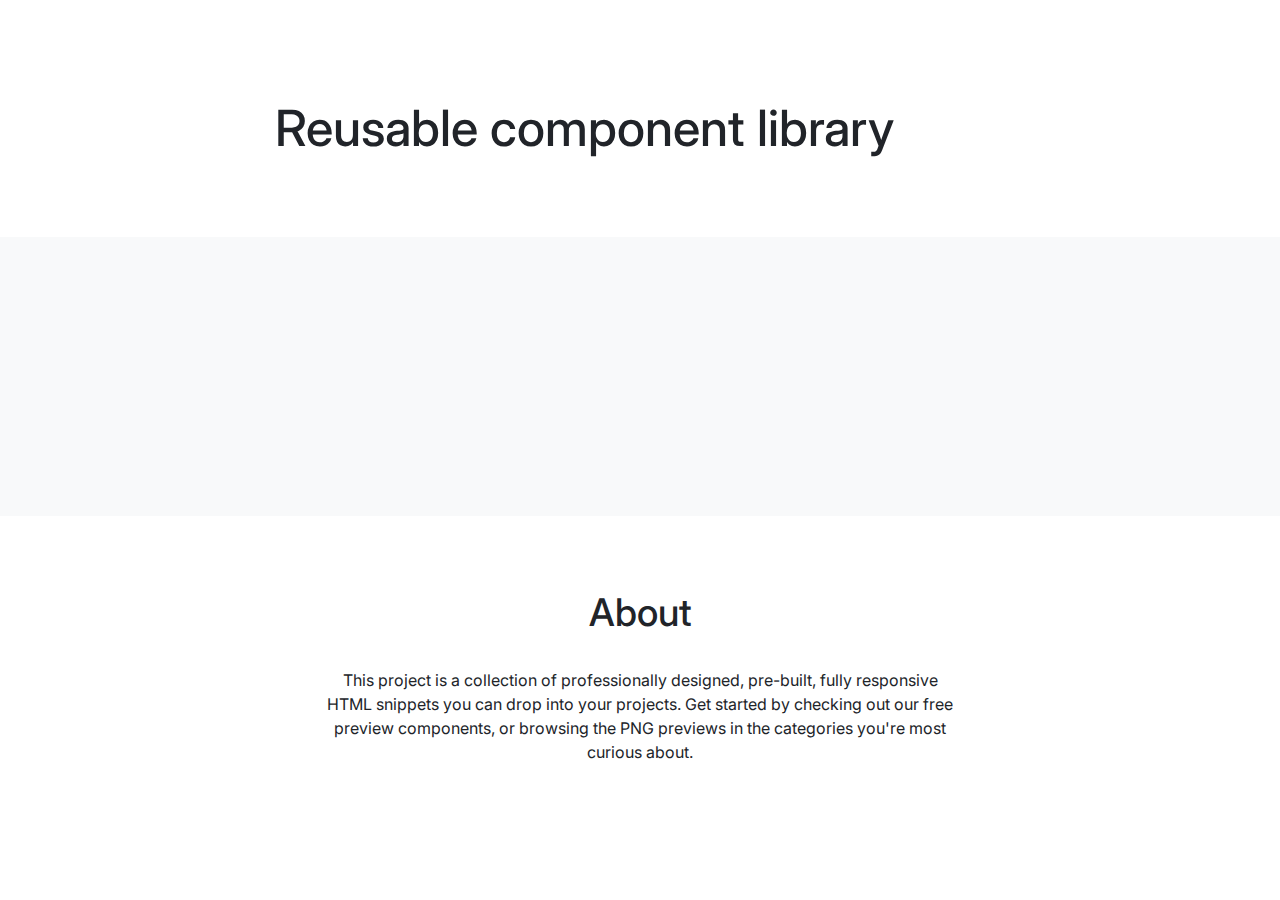
<file: index.html>
<!DOCTYPE html>
<!-- Главная страница -->
<html lang="ru">
    <head>
        <link rel="stylesheet" href="./assets/css/main.css">
    </head>
    <body>
        <div class="page">
            <header class="header">
                <div class="container">
                    <h1 class="header__title">Reusable component library</h1>
                </div>
            </header>
            <main class="preview page__main">

            </main>
            <footer class="footer">
                <div class="container">
                    <h2 class="footer__title">About</h2>
                    <p class="footer__text">This project is a collection of professionally designed, pre-built, fully responsive HTML snippets you can drop into your projects. Get started by checking out our free preview components, or browsing the PNG previews in the categories you're most curious about.</p>
                </div>
            </footer>
        </div>
    </body>
</html>
</file>
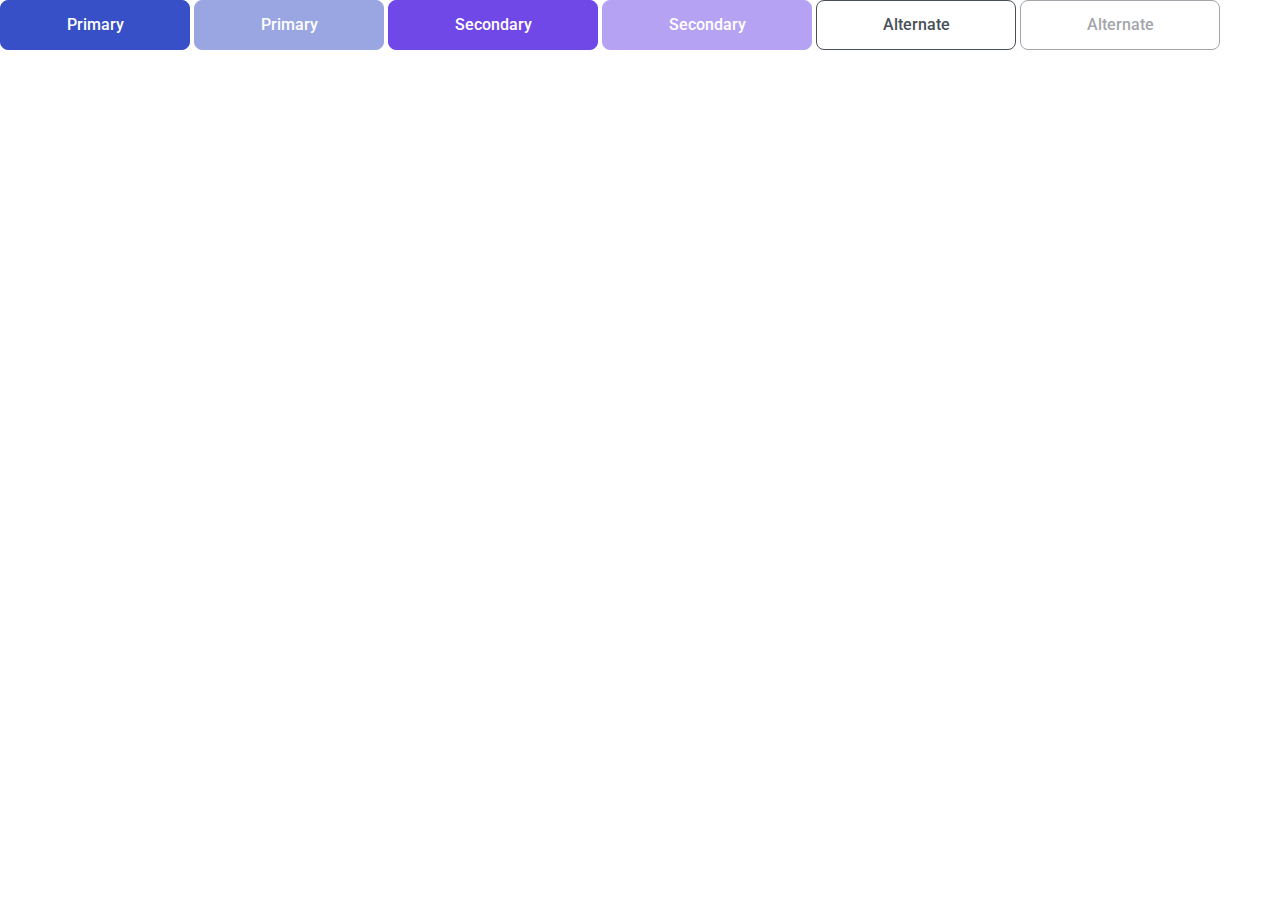
<file: 03-lection1/01-button/index.html>
<!DOCTYPE html>
<!-- Страница с кнопкой -->
<html lang="ru">
    <head>
        <link rel="stylesheet" href="../../assets/css/main.css">
        <link rel="stylesheet" href="./button.css">
    </head>
    <body>
        <button class="button button_primary">Primary</button>
        <button class="button button_primary" disabled>Primary</button>
        <button class="button button_secondary">Secondary</button>
        <button class="button button_secondary" disabled>Secondary</button>
        <button class="button button_alternate">Alternate</button>
        <button class="button button_alternate" disabled>Alternate</button>
    </body>
</html>
</file>
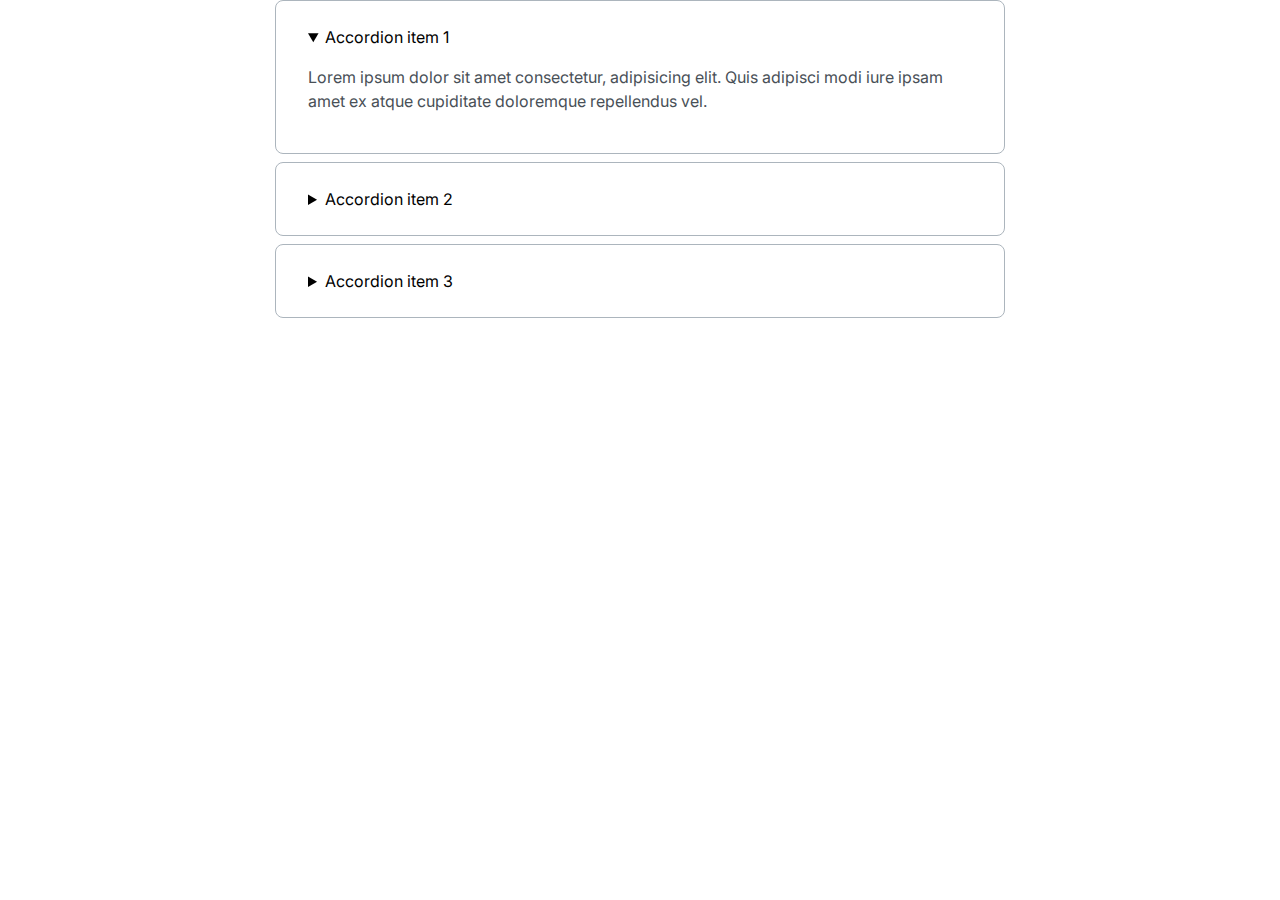
<file: 03-lection1/02-accordion/index.html>
<!DOCTYPE html>
<!-- Страница с аккордеоном -->
<html lang="ru">
    <head>
        <link rel="stylesheet" href="../../assets/css/main.css">
        <link rel="stylesheet" href="./accordion.css">
    </head>
    <body>
        <div class="container">
            <div class="accordion">
                <details class="accordion__item" open>
                    <summary class="accordion__summary">Accordion item 1</summary>
                    <p class="accordion__content">Lorem ipsum dolor sit amet consectetur, adipisicing elit. Quis adipisci modi iure ipsam amet ex atque cupiditate doloremque repellendus vel.</p>
                </details>
                <details class="accordion__item">
                    <summary class="accordion__summary">Accordion item 2</summary>
                    <p class="accordion__content">Lorem ipsum dolor sit amet consectetur, adipisicing elit. Quis adipisci modi iure ipsam amet ex atque cupiditate doloremque repellendus vel.</p>
                </details>
                <details class="accordion__item">
                    <summary class="accordion__summary">Accordion item 3</summary>
                    <p class="accordion__content">Lorem ipsum dolor sit amet consectetur, adipisicing elit. Quis adipisci modi iure ipsam amet ex atque cupiditate doloremque repellendus vel.</p>
                </details>
            </div>
        </div>
    </body>
</html>
</file>
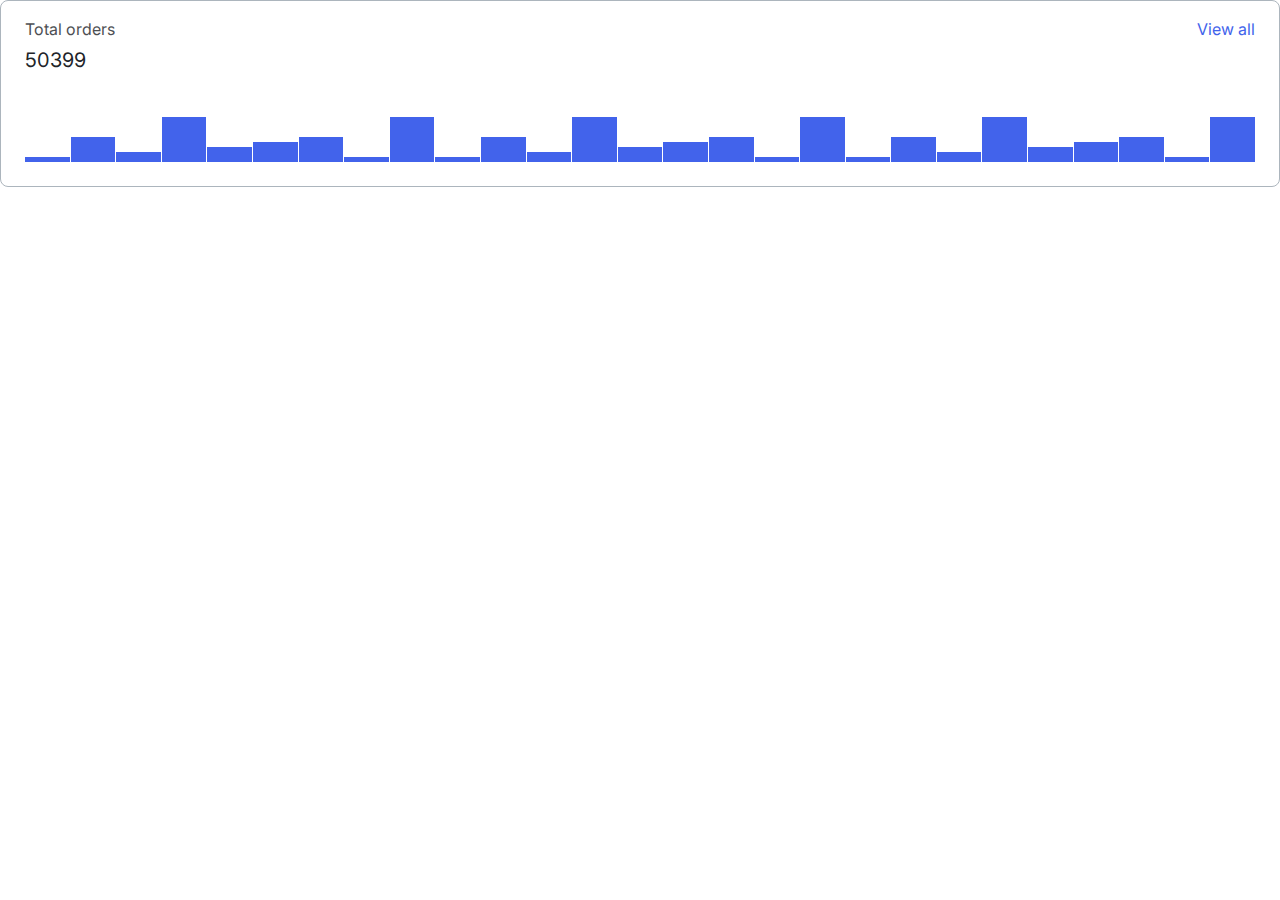
<file: 04-lection2/01-histogram/index.html>
<!DOCTYPE html>
<!-- Страница с гистограммой -->
<html lang="ru">
    <head>
        <link rel="stylesheet" href="../../assets/css/main.css">
        <link rel="stylesheet" href="./histogram.css">
    </head>
    <body>
        <div class="histogram">
            <div class="histogram__header">
                <p class="histogram__title">Total orders</p>
                <a href="#" class="histogram__link">View all</a>
            </div>
            <span class="histogram__total">50399</span>
            <div class="histogram__bars">
                <div class="histogram__bar" style="height: 10%"></div>
                <div class="histogram__bar" style="height: 50%"></div>
                <div class="histogram__bar" style="height: 20%"></div>
                <div class="histogram__bar" style="height: 90%"></div>
                <div class="histogram__bar" style="height: 30%"></div>
                <div class="histogram__bar" style="height: 40%"></div>
                <div class="histogram__bar" style="height: 50%"></div>
                <div class="histogram__bar" style="height: 10%"></div>
                <div class="histogram__bar" style="height: 90%"></div>
                <div class="histogram__bar" style="height: 10%"></div>
                <div class="histogram__bar" style="height: 50%"></div>
                <div class="histogram__bar" style="height: 20%"></div>
                <div class="histogram__bar" style="height: 90%"></div>
                <div class="histogram__bar" style="height: 30%"></div>
                <div class="histogram__bar" style="height: 40%"></div>
                <div class="histogram__bar" style="height: 50%"></div>
                <div class="histogram__bar" style="height: 10%"></div>
                <div class="histogram__bar" style="height: 90%"></div>
                <div class="histogram__bar" style="height: 10%"></div>
                <div class="histogram__bar" style="height: 50%"></div>
                <div class="histogram__bar" style="height: 20%"></div>
                <div class="histogram__bar" style="height: 90%"></div>
                <div class="histogram__bar" style="height: 30%"></div>
                <div class="histogram__bar" style="height: 40%"></div>
                <div class="histogram__bar" style="height: 50%"></div>
                <div class="histogram__bar" style="height: 10%"></div>
                <div class="histogram__bar" style="height: 90%"></div>
            </div>
        </div>
    </body>
</html>
</file>
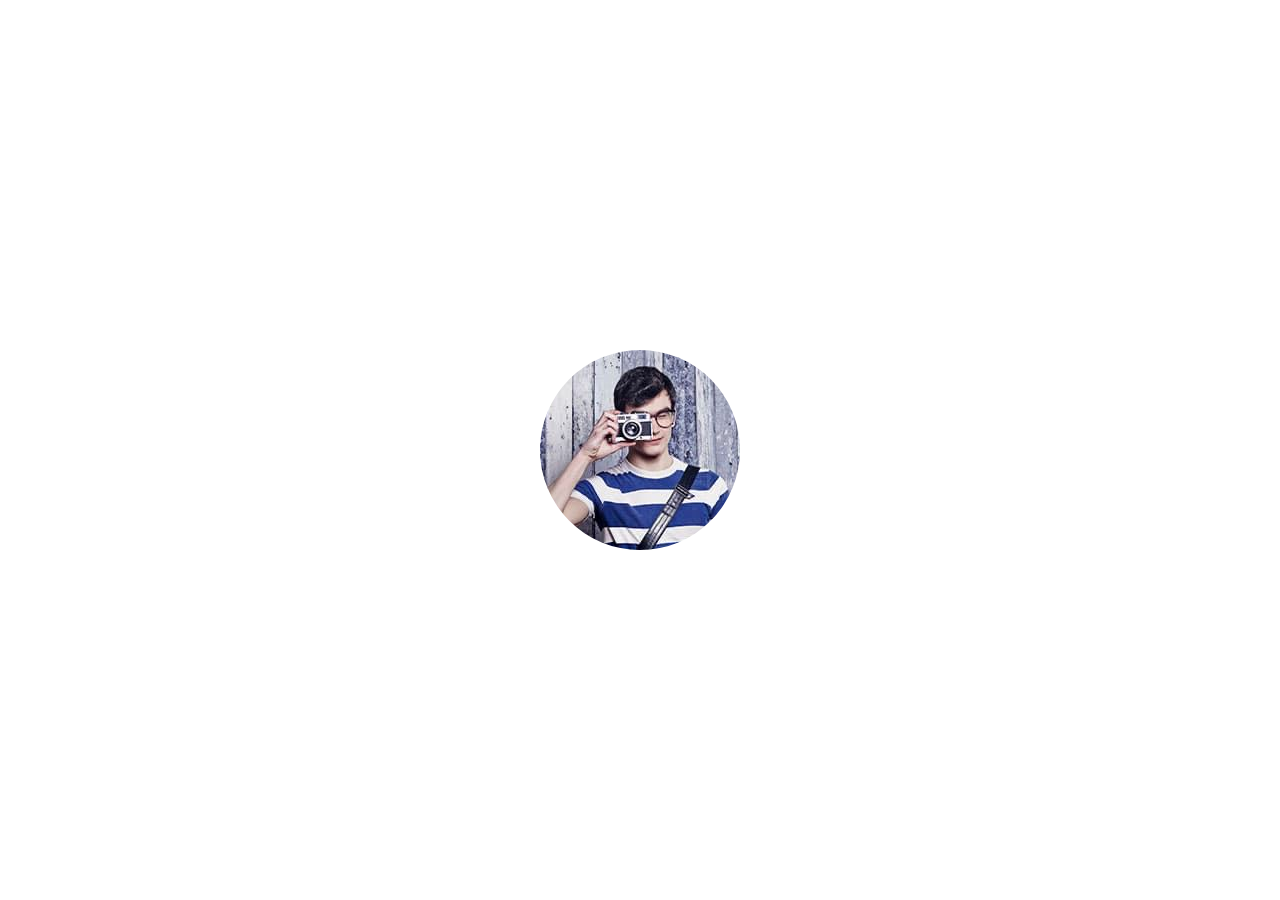
<file: 06-lection4/01-avatar/index.html>
<!DOCTYPE html>
<!-- Страница с аватаром -->
<html lang="ru">
    <head>
        <link rel="stylesheet" href="../../assets/css/main.css">
        <link rel="stylesheet" href="./avatar.css">
        <link rel="stylesheet" href="./index.css">
        <title>Avatar</title>
    </head>
    <body>
        <div class="avatar">
            <img class="avatar__image" src="./public/avatar-200.jpg">
        </div>
    </body>
</html>
</file>
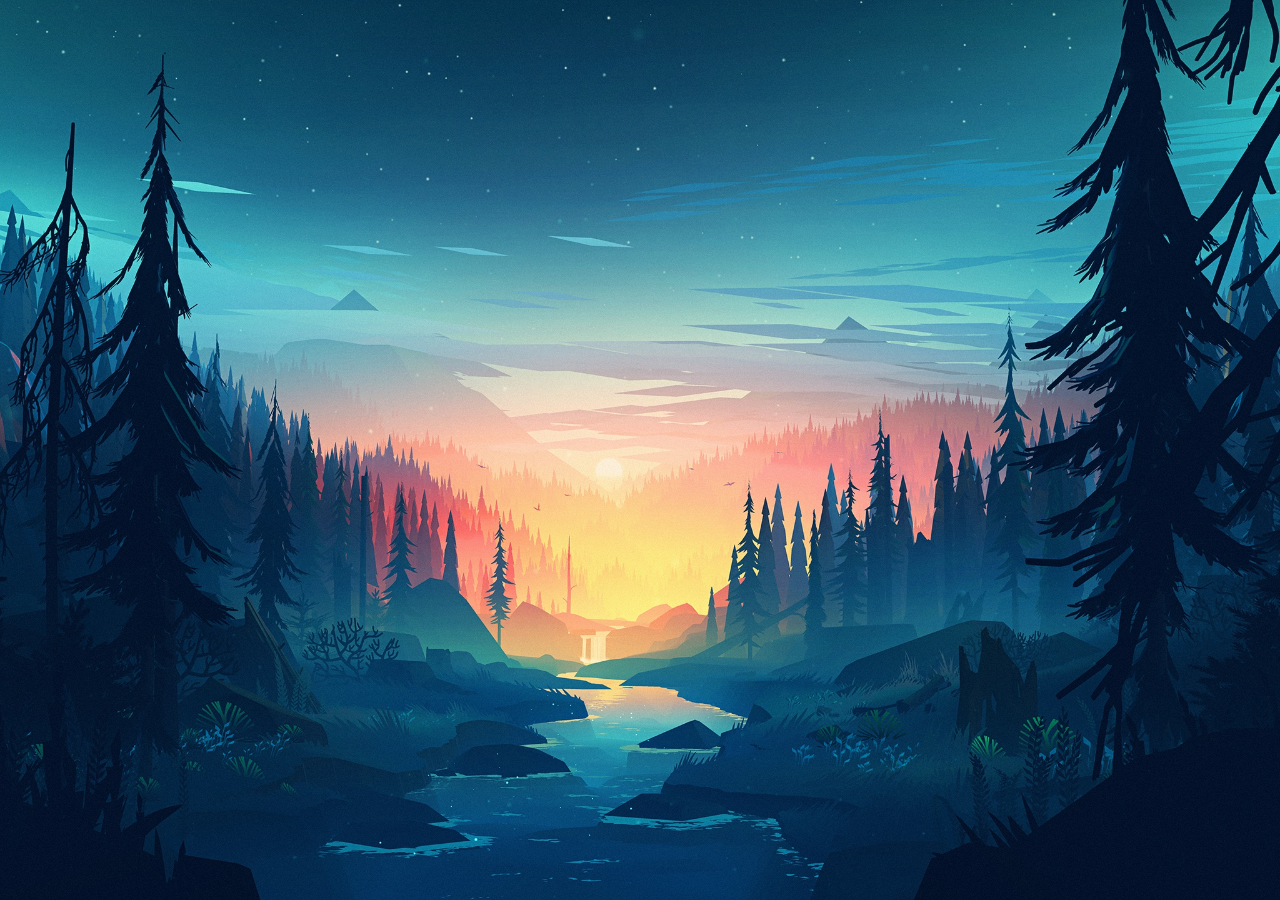
<file: 06-lection4/02-background-image/index.html>
<!DOCTYPE html>
<html lang="ru">
    <head>
        <link rel="stylesheet" href="../../assets/css/main.css">
        <link rel="stylesheet" href="./background-image.css">
        <link rel="stylesheet" href="./index.css">
        <title>Background</title>
    </head>
    <body>
        <div class="background"></div>
    </body>
</html>
</file>
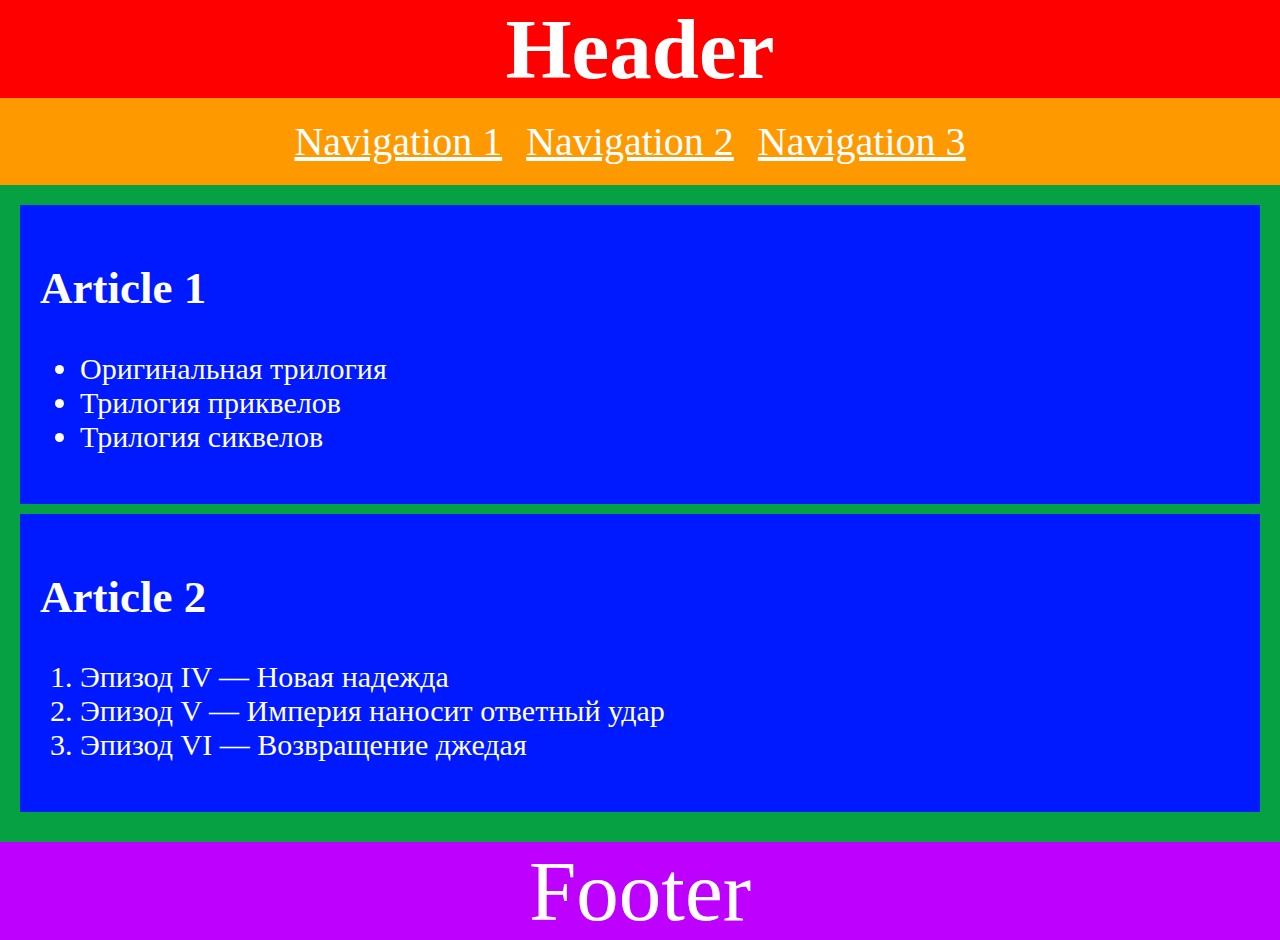
<file: 02-dz0/01-semantic-mockup/solution.html>
<!DOCTYPE html>
<html lang="ru">
  <head>
    <meta charset="utf-8">
    <title>Семантическая разметка страницы</title>
    <style>
      body {
        color: white;
        margin: 0;
      }

      .header {
        background: #FF0000;
        text-align: center;
      }

      .title {
        font-size: 85px;
        margin: 0;
      }

      .navigation {
        background: #FF9900;
        padding: 20px;
      }

      .link {
        font-size: 40px;
        color: white;
        margin-right: 20px;
      }

      .main {
        background: #05A143;
        padding: 20px;
      }

      .article {
        background: #001AFF;
        padding: 20px;
        font-size: 30px;
        margin-bottom: 10px;
      }

      .footer {
        background: #BD00FF;
        text-align: center;
        font-size: 85px;
      }
    </style>
  </head>
  <body>
    <header class="header">
      <h1 class="title">Header</h1>
      <nav class="navigation">
        <a class="link" href="#">Navigation 1</a>
        <a class="link" href="#">Navigation 2</a>
        <a class="link" href="#">Navigation 3</a>
      </nav>
    </header>
    <main class="main">
      <article class="article">
        <h2>Article 1</h2>
        <ul>
          <li>Оригинальная трилогия</li>
          <li>Трилогия приквелов</li>
          <li>Трилогия сиквелов</li>
        </ul>
      </article>
      <article class="article">
        <h2>Article 2</h2>
        <ol>
          <li>Эпизод IV — Новая надежда</li>
          <li>Эпизод V — Империя наносит ответный удар	</li>
          <li>Эпизод VI — Возвращение джедая</li>
        </ol>
      </article>
    </main>
    <footer class="footer">Footer</footer>
  </body>
</html>
</file>
<file: 03-lection1/01-button/button.css>
/* Стилизация кнопки */
.button {
    font-family: 'Roboto', sans-serif;
    font-size: 16px;
    font-weight: 500;
    line-height: 18.75px;
    text-align: center;
    padding: 15px 65px 14px 66px;
    border-radius: 8px;
    color: var(--white);
    cursor: pointer;
}

.button:disabled {
    opacity: 0.5;
    pointer-events: none;
}

.button_primary {
    background: var(--blue);
    border: 1px solid var(--blue);
}

.button_primary:hover {
    transition: opacity 200ms ease-in-out, background 200ms ease-in-out;
    border-color: #2342C0;
    background: #2342C0;
}

.button_primary:active {
    border-color: #2b55ff;
    background: #2b55ff;
}

.button_secondary {
    background: var(--purple);
    border: 1px solid var(--purple);
}

.button_secondary:hover {
    transition: opacity 200ms ease-in-out, background 200ms ease-in-out;
    border-color: #5028C6;
    background: #5028C6;
}

.button_secondary:active {
    border-color: #784bff;
    background: #784bff;
}

.button_alternate {
    background-color: var(--white);
    color: var(--grey-4);
    border: 1px solid var(--grey-4);
}

.button_alternate:hover {
    color: var(--gray-4);
    border: 1px solid var(--black);
}

.button_alternate:active {
    color: #19689d;
    border-color: #19689d;
}
</file>
<file: 03-lection1/02-accordion/accordion.css>
.accordion {
    font-family: 'Inter', sans-serif;
    font-size: 16px;
    font-weight: 400;
    line-height: 24px;
}

.accordion__item {
    margin-bottom: 8px;
    border: 1px solid var(--grey-3);
    padding: 24px 32px;
    border-radius: 8px;
    cursor: pointer;
}

.accordion__item:last-child {
    margin-bottom: 0;
}

.accordion__summary {
}

.accordion__summary::-webkit-details-marker {
    display: none
}

.accordion__content {
    color: var(--grey-4);
}
</file>
<file: 04-lection2/01-histogram/histogram.css>
.histogram {
    width: 100%;
    border: 1px solid #ACB5BD;
    box-sizing: border-box;
    border-radius: 8px;
    background-color: #FFFFFF;
    padding: 16px 24px 24px 24px;
}

.histogram__bars {
    display: flex;
    justify-content: stretch;
    flex-wrap: nowrap;
    width: 100%;
    align-items: flex-end;
    flex-direction: row;
    height: 50px;
}

.histogram__bar {
    flex: 1 0 auto;
    margin-right: 1px;
    background: #4263EB;
}

.histogram__bar:last-child {
    margin-right: 0;
}

.histogram__header {
    display: flex;
    justify-content: space-between;
    margin-bottom: 6px;
}

.histogram__title {
    margin: 0;
    font-size: 16px;
    line-height: 24px;
    color: #212429;
    opacity: 0.8;
}

.histogram__link {
    display: block;
    color: #4263EB;
    font-size: 16px;
    line-height: 24px;
    margin-left: 20px;
    text-decoration: none;
}

.histogram__total {
    font-size: 20px;
    line-height: 26px;
    margin-bottom: 39px;
    display: block;
    color: #212429;
}
</file>
<file: 06-lection4/01-avatar/avatar.css>
.avatar {
    width: 200px;
    height: 200px;
    border-radius: 50%;
    overflow: hidden;
}

.avatar__image {
    width: 100%;
    height: 100%;
    object-fit: cover;
}
</file>
<file: 06-lection4/01-avatar/index.css>
html {
    margin: 0;
    height: 100%;
}

body {
    margin: 0;
    height: 100%;
    display: flex;
    justify-content: center;
    align-items: center;
}
</file>
<file: 06-lection4/02-background-image/background-image.css>
.background {
    background-image: url('./public/forest_768.jpg');
    background-repeat: no-repeat;
    background-size: cover;
    height: 100%;
    background-position: center center;
}

@media screen and (min-width: 768px) {
    .background {
        background-image: url('./public/forest_1024.jpg');
    }
}

@media screen and (min-width: 1280px) {
    .background {
        background-image: url('./public/forest_2560.jpg');
    }
}
</file>
<file: 06-lection4/02-background-image/index.css>
html {
    margin: 0;
    height: 100%;
}

body {
    margin: 0;
    height: 100%;
}
</file>
<file: assets/css/main.css>
@import './normalize.css';
@import '../fonts/fonts.css';

@import '../../components/header/header.css';
@import '../../components/page/page.css';
@import '../../components/footer/footer.css';
@import '../../components/preview/preview.css';
@import '../../components/container/container.css';



:root {
    --white: #ffffff;
    --black: #212429;
    --pink: #F784AD;
    --purple: #7048E8;
    --blue: #374FC7;
    --red: #F03D3E;
    --grey-1: #F8F9FA;
    --grey-2: #DDE2E5;
    --grey-3: #ACB5BD;
    --grey-4: #495057;

    --error: var(--red);
    --success: var(--blue);

    --primary: var(--blue);
    --secondary: var(--purple);
}

body {
    font-family: 'Inter', sans-serif;
}

html,
body {
    height: 100%;
}
</file>
